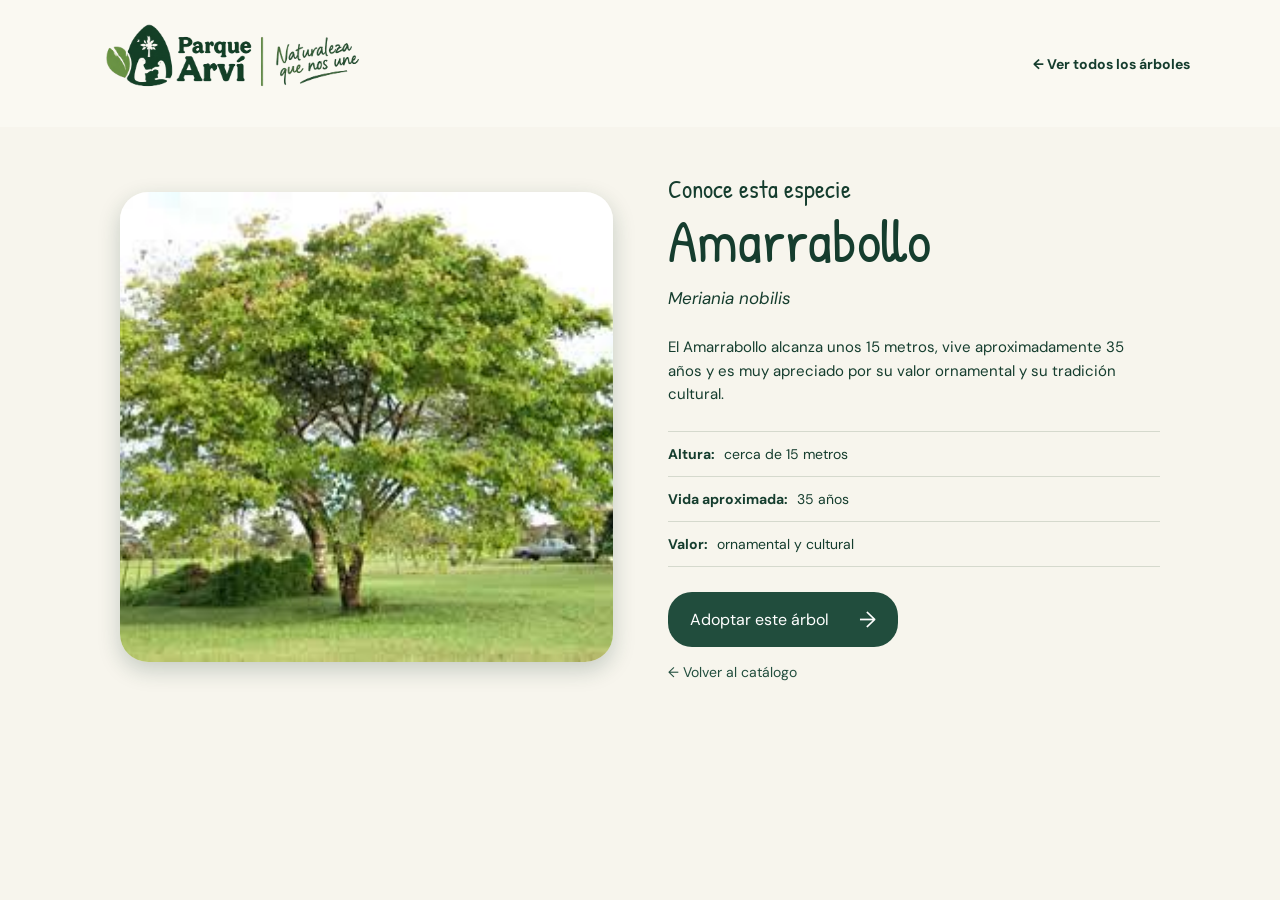
<file: src/pages/amarrabollo.html>
<!DOCTYPE html><html lang="es"><head><meta charset="UTF-8"><link rel="icon" href="../images/Logotipo.png" type="image/png"><meta name="viewport" content="width=device-width, initial-scale=1.0"><title>Amarrabollo | Parque Arví</title><link rel="stylesheet" href="tree-page.css"></head><body><header class="tree-header"><a href="../../index.html"><img src="../images/img_header.png" alt="Parque Arví"></a><a href="../../index.html#arboles">← Ver todos los árboles</a></header><main class="detail"><div class="detail-image" style="background-image:url('../images/Amarrabollo.jpg')"></div><section class="detail-copy"><p class="eyebrow">Conoce esta especie</p><h1>Amarrabollo</h1><p class="scientific"><i>Meriania nobilis</i></p><p>El Amarrabollo alcanza unos 15 metros, vive aproximadamente 35 años y es muy apreciado por su valor ornamental y su tradición cultural.</p><ul class="facts"><li><strong>Altura:</strong> cerca de 15 metros</li><li><strong>Vida aproximada:</strong> 35 años</li><li><strong>Valor:</strong> ornamental y cultural</li></ul><a class="adopt-button" href="../../form.html">Adoptar este árbol <span>→</span></a><br><a class="back-link" href="../../index.html#arboles">← Volver al catálogo</a></section></main></body></html>
</file>
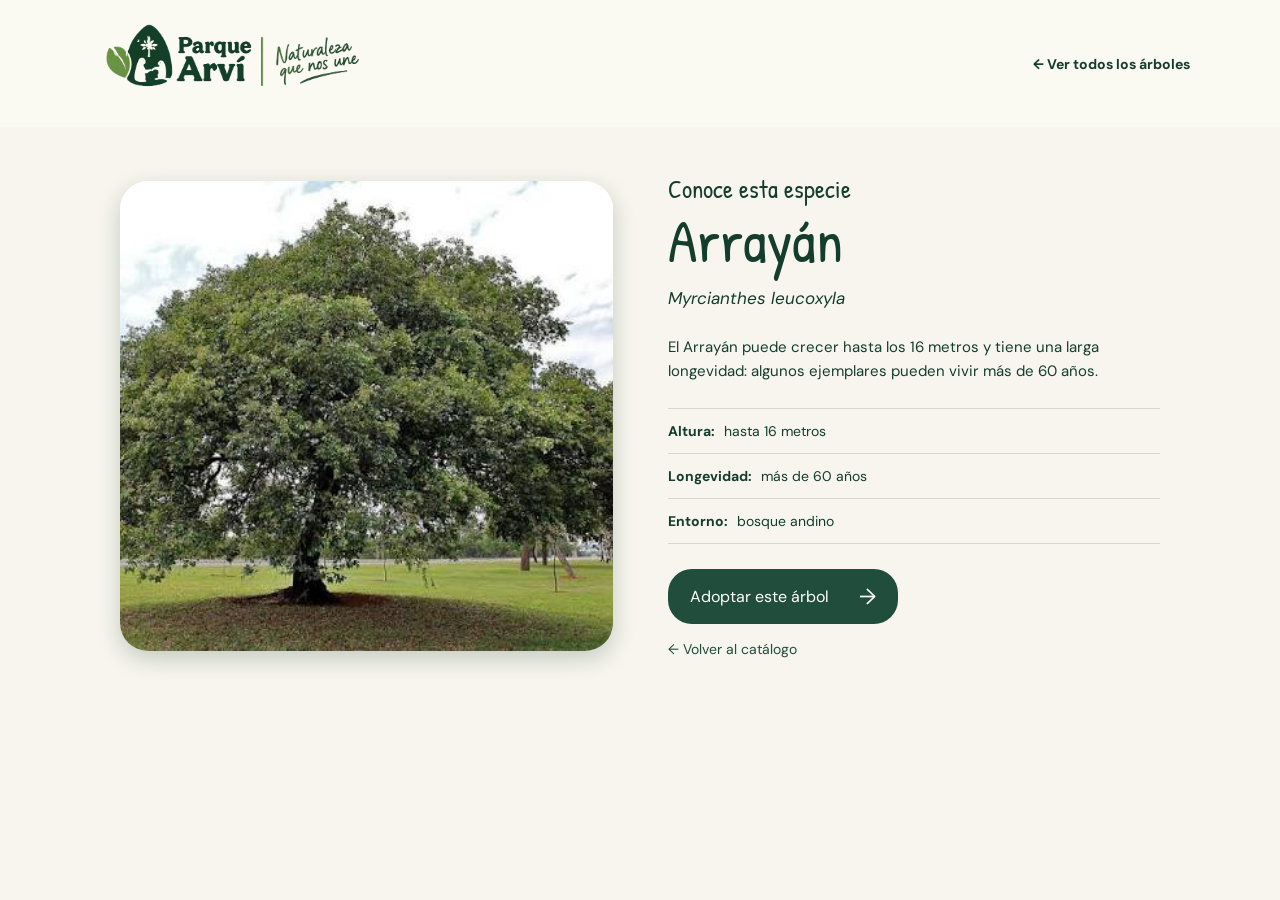
<file: src/pages/arrayan.html>
<!DOCTYPE html><html lang="es"><head><meta charset="UTF-8"><link rel="icon" href="../images/Logotipo.png" type="image/png"><meta name="viewport" content="width=device-width, initial-scale=1.0"><title>Arrayán | Parque Arví</title><link rel="stylesheet" href="tree-page.css"></head><body><header class="tree-header"><a href="../../index.html"><img src="../images/img_header.png" alt="Parque Arví"></a><a href="../../index.html#arboles">← Ver todos los árboles</a></header><main class="detail"><div class="detail-image" style="background-image:url('../images/Arrayán.jpg')"></div><section class="detail-copy"><p class="eyebrow">Conoce esta especie</p><h1>Arrayán</h1><p class="scientific"><i>Myrcianthes leucoxyla</i></p><p>El Arrayán puede crecer hasta los 16 metros y tiene una larga longevidad: algunos ejemplares pueden vivir más de 60 años.</p><ul class="facts"><li><strong>Altura:</strong> hasta 16 metros</li><li><strong>Longevidad:</strong> más de 60 años</li><li><strong>Entorno:</strong> bosque andino</li></ul><a class="adopt-button" href="../../form.html">Adoptar este árbol <span>→</span></a><br><a class="back-link" href="../../index.html#arboles">← Volver al catálogo</a></section></main></body></html>
</file>
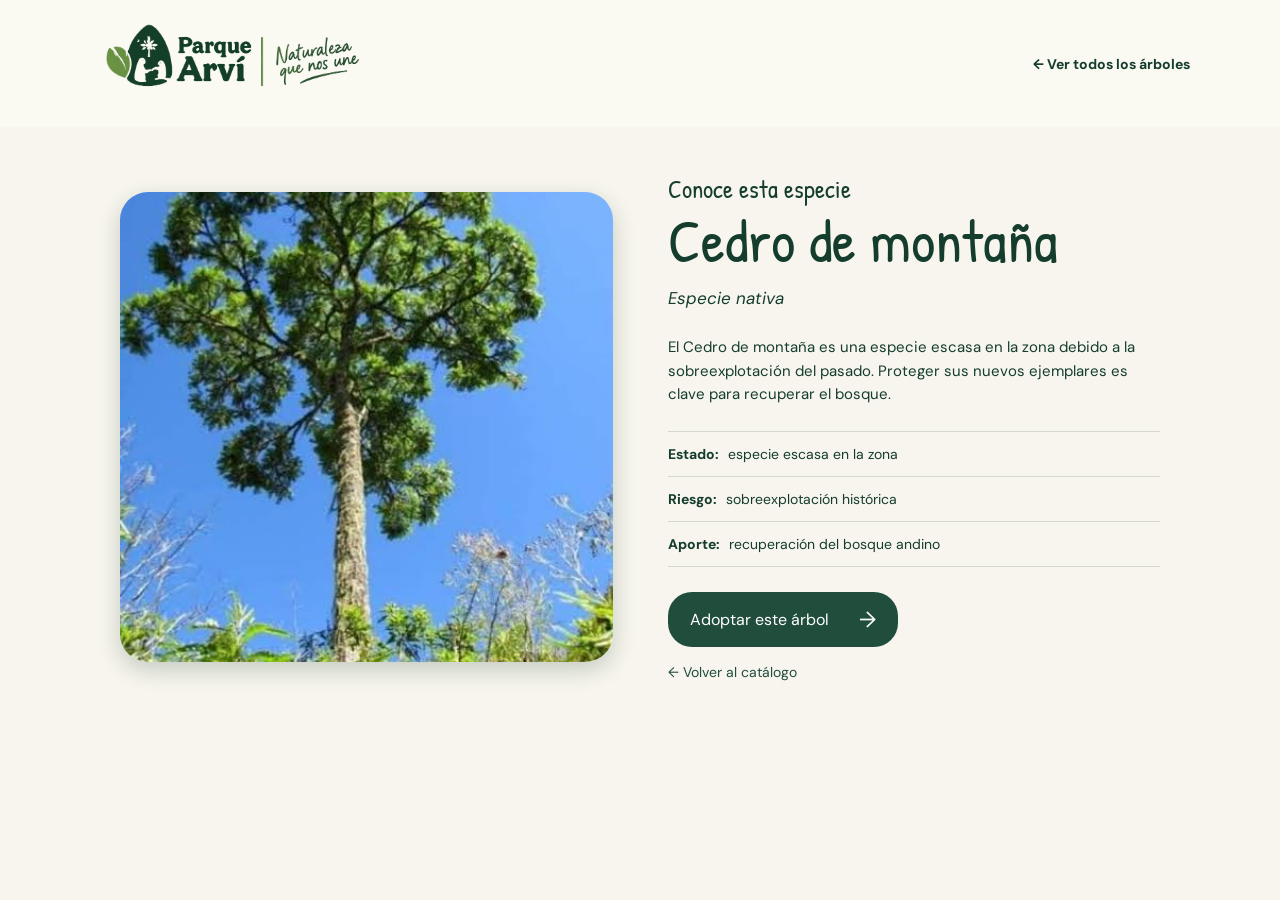
<file: src/pages/cedro_montana.html>
<!DOCTYPE html><html lang="es"><head><meta charset="UTF-8"><link rel="icon" href="../images/Logotipo.png" type="image/png"><meta name="viewport" content="width=device-width, initial-scale=1.0"><title>Cedro de montaña | Parque Arví</title><link rel="stylesheet" href="tree-page.css"></head><body><header class="tree-header"><a href="../../index.html"><img src="../images/img_header.png" alt="Parque Arví"></a><a href="../../index.html#arboles">← Ver todos los árboles</a></header><main class="detail"><div class="detail-image" style="background-image:url('../images/Cedro.jpg')"></div><section class="detail-copy"><p class="eyebrow">Conoce esta especie</p><h1>Cedro de montaña</h1><p class="scientific"><i>Especie nativa</i></p><p>El Cedro de montaña es una especie escasa en la zona debido a la sobreexplotación del pasado. Proteger sus nuevos ejemplares es clave para recuperar el bosque.</p><ul class="facts"><li><strong>Estado:</strong> especie escasa en la zona</li><li><strong>Riesgo:</strong> sobreexplotación histórica</li><li><strong>Aporte:</strong> recuperación del bosque andino</li></ul><a class="adopt-button" href="../../form.html">Adoptar este árbol <span>→</span></a><br><a class="back-link" href="../../index.html#arboles">← Volver al catálogo</a></section></main></body></html>
</file>
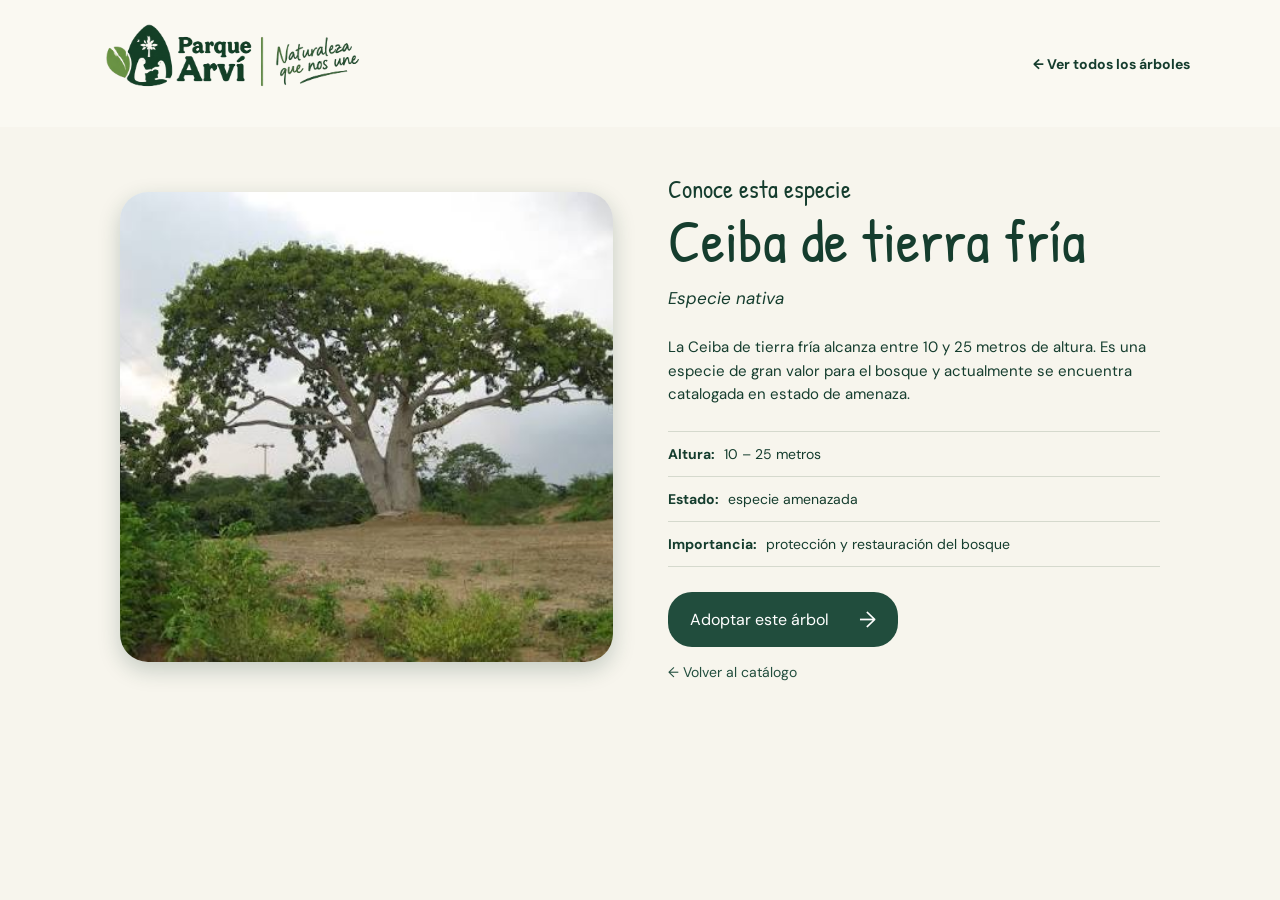
<file: src/pages/ceiba_tierra_fria.html>
<!DOCTYPE html><html lang="es"><head><meta charset="UTF-8"><link rel="icon" href="../images/Logotipo.png" type="image/png"><meta name="viewport" content="width=device-width, initial-scale=1.0"><title>Ceiba de tierra fría | Parque Arví</title><link rel="stylesheet" href="tree-page.css"></head><body><header class="tree-header"><a href="../../index.html"><img src="../images/img_header.png" alt="Parque Arví"></a><a href="../../index.html#arboles">← Ver todos los árboles</a></header><main class="detail"><div class="detail-image" style="background-image:url('../images/Ceiba.jpg')"></div><section class="detail-copy"><p class="eyebrow">Conoce esta especie</p><h1>Ceiba de tierra fría</h1><p class="scientific"><i>Especie nativa</i></p><p>La Ceiba de tierra fría alcanza entre 10 y 25 metros de altura. Es una especie de gran valor para el bosque y actualmente se encuentra catalogada en estado de amenaza.</p><ul class="facts"><li><strong>Altura:</strong> 10 – 25 metros</li><li><strong>Estado:</strong> especie amenazada</li><li><strong>Importancia:</strong> protección y restauración del bosque</li></ul><a class="adopt-button" href="../../form.html">Adoptar este árbol <span>→</span></a><br><a class="back-link" href="../../index.html#arboles">← Volver al catálogo</a></section></main></body></html>
</file>
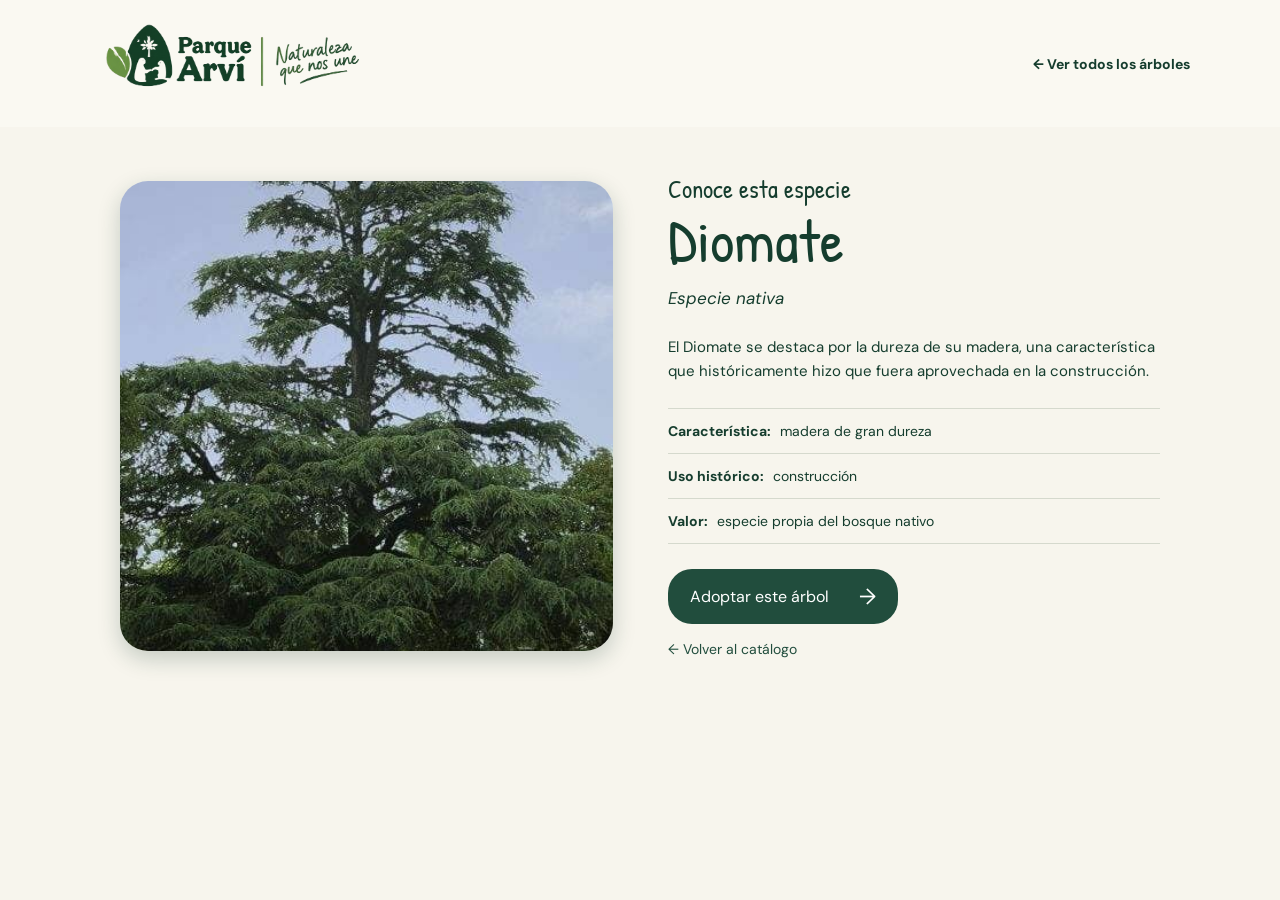
<file: src/pages/diomate.html>
<!DOCTYPE html><html lang="es"><head><meta charset="UTF-8"><link rel="icon" href="../images/Logotipo.png" type="image/png"><meta name="viewport" content="width=device-width, initial-scale=1.0"><title>Diomate | Parque Arví</title><link rel="stylesheet" href="tree-page.css"></head><body><header class="tree-header"><a href="../../index.html"><img src="../images/img_header.png" alt="Parque Arví"></a><a href="../../index.html#arboles">← Ver todos los árboles</a></header><main class="detail"><div class="detail-image" style="background-image:url('../images/Diomate.jpg')"></div><section class="detail-copy"><p class="eyebrow">Conoce esta especie</p><h1>Diomate</h1><p class="scientific"><i>Especie nativa</i></p><p>El Diomate se destaca por la dureza de su madera, una característica que históricamente hizo que fuera aprovechada en la construcción.</p><ul class="facts"><li><strong>Característica:</strong> madera de gran dureza</li><li><strong>Uso histórico:</strong> construcción</li><li><strong>Valor:</strong> especie propia del bosque nativo</li></ul><a class="adopt-button" href="../../form.html">Adoptar este árbol <span>→</span></a><br><a class="back-link" href="../../index.html#arboles">← Volver al catálogo</a></section></main></body></html>
</file>
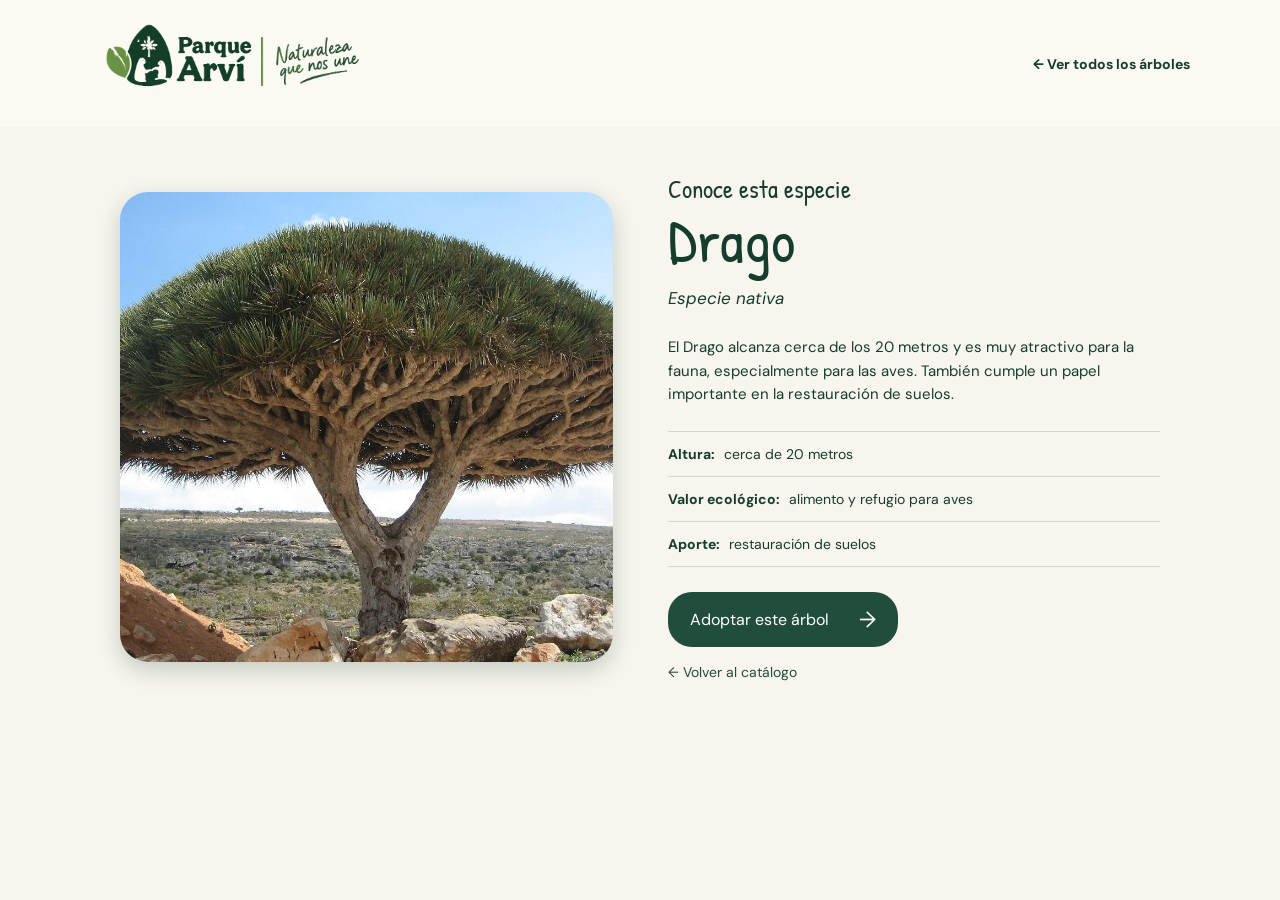
<file: src/pages/drago.html>
<!DOCTYPE html><html lang="es"><head><meta charset="UTF-8"><link rel="icon" href="../images/Logotipo.png" type="image/png"><meta name="viewport" content="width=device-width, initial-scale=1.0"><title>Drago | Parque Arví</title><link rel="stylesheet" href="tree-page.css"></head><body><header class="tree-header"><a href="../../index.html"><img src="../images/img_header.png" alt="Parque Arví"></a><a href="../../index.html#arboles">← Ver todos los árboles</a></header><main class="detail"><div class="detail-image" style="background-image:url('../images/Drago.jpg')"></div><section class="detail-copy"><p class="eyebrow">Conoce esta especie</p><h1>Drago</h1><p class="scientific"><i>Especie nativa</i></p><p>El Drago alcanza cerca de los 20 metros y es muy atractivo para la fauna, especialmente para las aves. También cumple un papel importante en la restauración de suelos.</p><ul class="facts"><li><strong>Altura:</strong> cerca de 20 metros</li><li><strong>Valor ecológico:</strong> alimento y refugio para aves</li><li><strong>Aporte:</strong> restauración de suelos</li></ul><a class="adopt-button" href="../../form.html">Adoptar este árbol <span>→</span></a><br><a class="back-link" href="../../index.html#arboles">← Volver al catálogo</a></section></main></body></html>
</file>
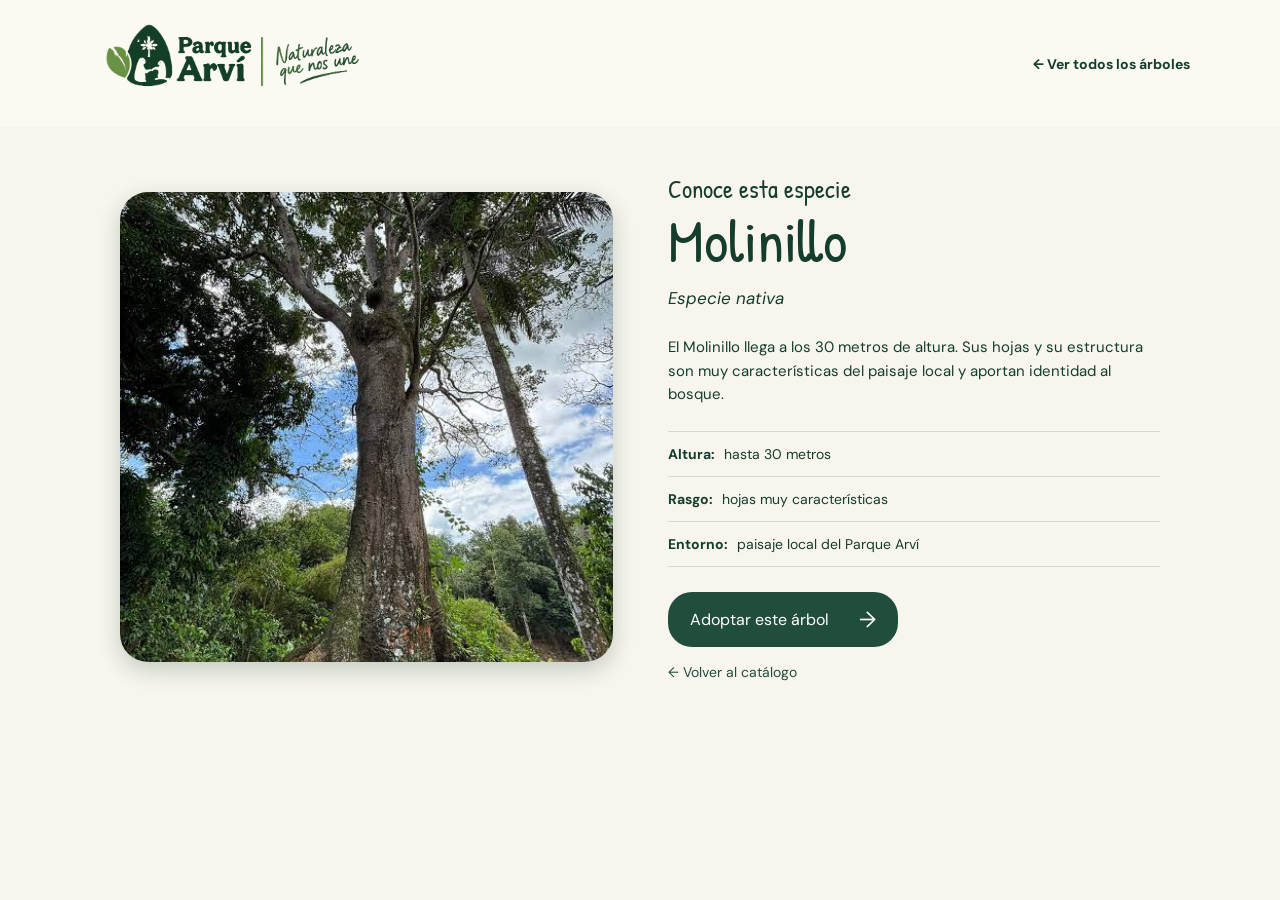
<file: src/pages/molinillo.html>
<!DOCTYPE html><html lang="es"><head><meta charset="UTF-8"><link rel="icon" href="../images/Logotipo.png" type="image/png"><meta name="viewport" content="width=device-width, initial-scale=1.0"><title>Molinillo | Parque Arví</title><link rel="stylesheet" href="tree-page.css"></head><body><header class="tree-header"><a href="../../index.html"><img src="../images/img_header.png" alt="Parque Arví"></a><a href="../../index.html#arboles">← Ver todos los árboles</a></header><main class="detail"><div class="detail-image" style="background-image:url('../images/Molinillo.jpg')"></div><section class="detail-copy"><p class="eyebrow">Conoce esta especie</p><h1>Molinillo</h1><p class="scientific"><i>Especie nativa</i></p><p>El Molinillo llega a los 30 metros de altura. Sus hojas y su estructura son muy características del paisaje local y aportan identidad al bosque.</p><ul class="facts"><li><strong>Altura:</strong> hasta 30 metros</li><li><strong>Rasgo:</strong> hojas muy características</li><li><strong>Entorno:</strong> paisaje local del Parque Arví</li></ul><a class="adopt-button" href="../../form.html">Adoptar este árbol <span>→</span></a><br><a class="back-link" href="../../index.html#arboles">← Volver al catálogo</a></section></main></body></html>
</file>
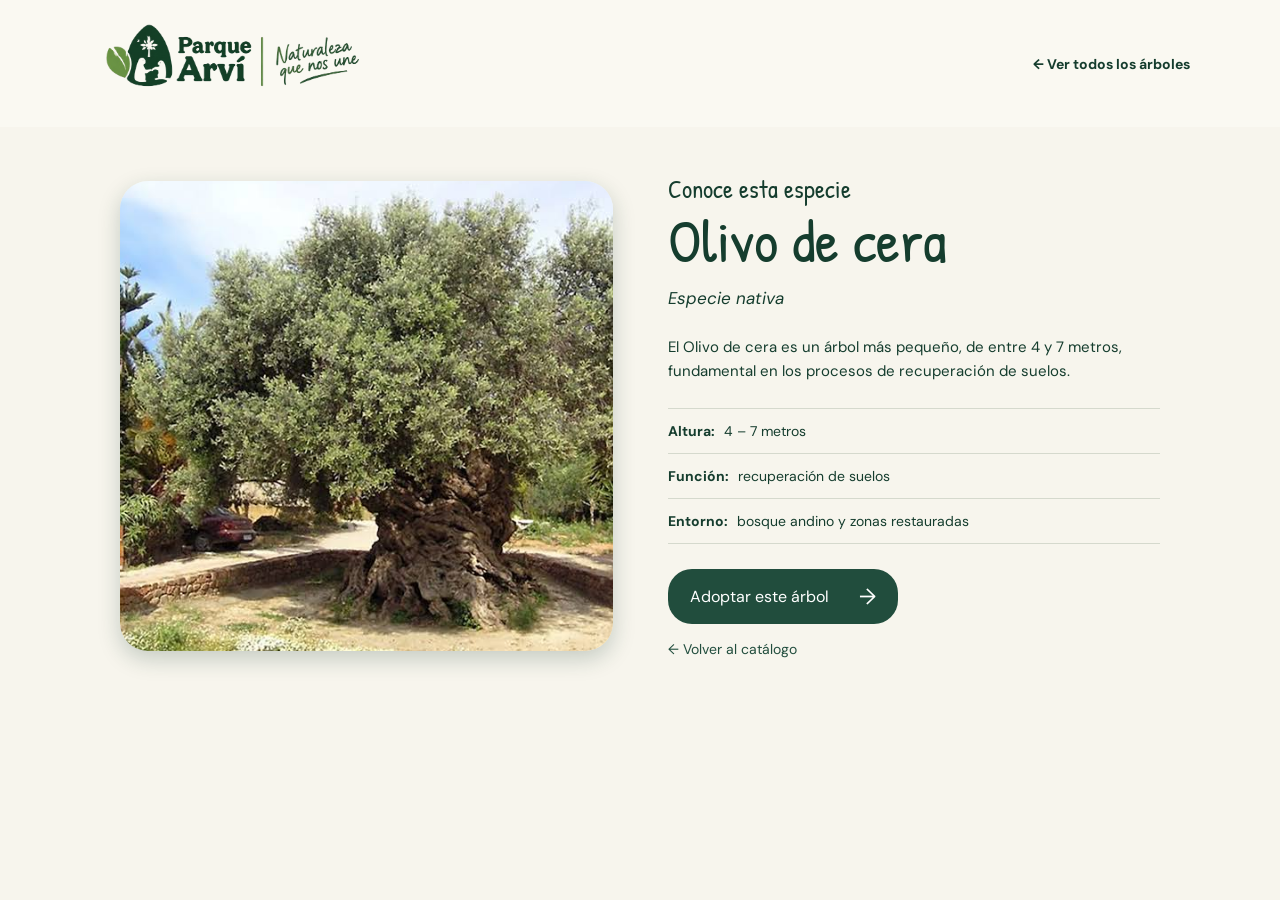
<file: src/pages/olivo_cera.html>
<!DOCTYPE html><html lang="es"><head><meta charset="UTF-8"><link rel="icon" href="../images/Logotipo.png" type="image/png"><meta name="viewport" content="width=device-width, initial-scale=1.0"><title>Olivo de cera | Parque Arví</title><link rel="stylesheet" href="tree-page.css"></head><body><header class="tree-header"><a href="../../index.html"><img src="../images/img_header.png" alt="Parque Arví"></a><a href="../../index.html#arboles">← Ver todos los árboles</a></header><main class="detail"><div class="detail-image" style="background-image:url('../images/Olivo.jpg')"></div><section class="detail-copy"><p class="eyebrow">Conoce esta especie</p><h1>Olivo de cera</h1><p class="scientific"><i>Especie nativa</i></p><p>El Olivo de cera es un árbol más pequeño, de entre 4 y 7 metros, fundamental en los procesos de recuperación de suelos.</p><ul class="facts"><li><strong>Altura:</strong> 4 – 7 metros</li><li><strong>Función:</strong> recuperación de suelos</li><li><strong>Entorno:</strong> bosque andino y zonas restauradas</li></ul><a class="adopt-button" href="../../form.html">Adoptar este árbol <span>→</span></a><br><a class="back-link" href="../../index.html#arboles">← Volver al catálogo</a></section></main></body></html>
</file>
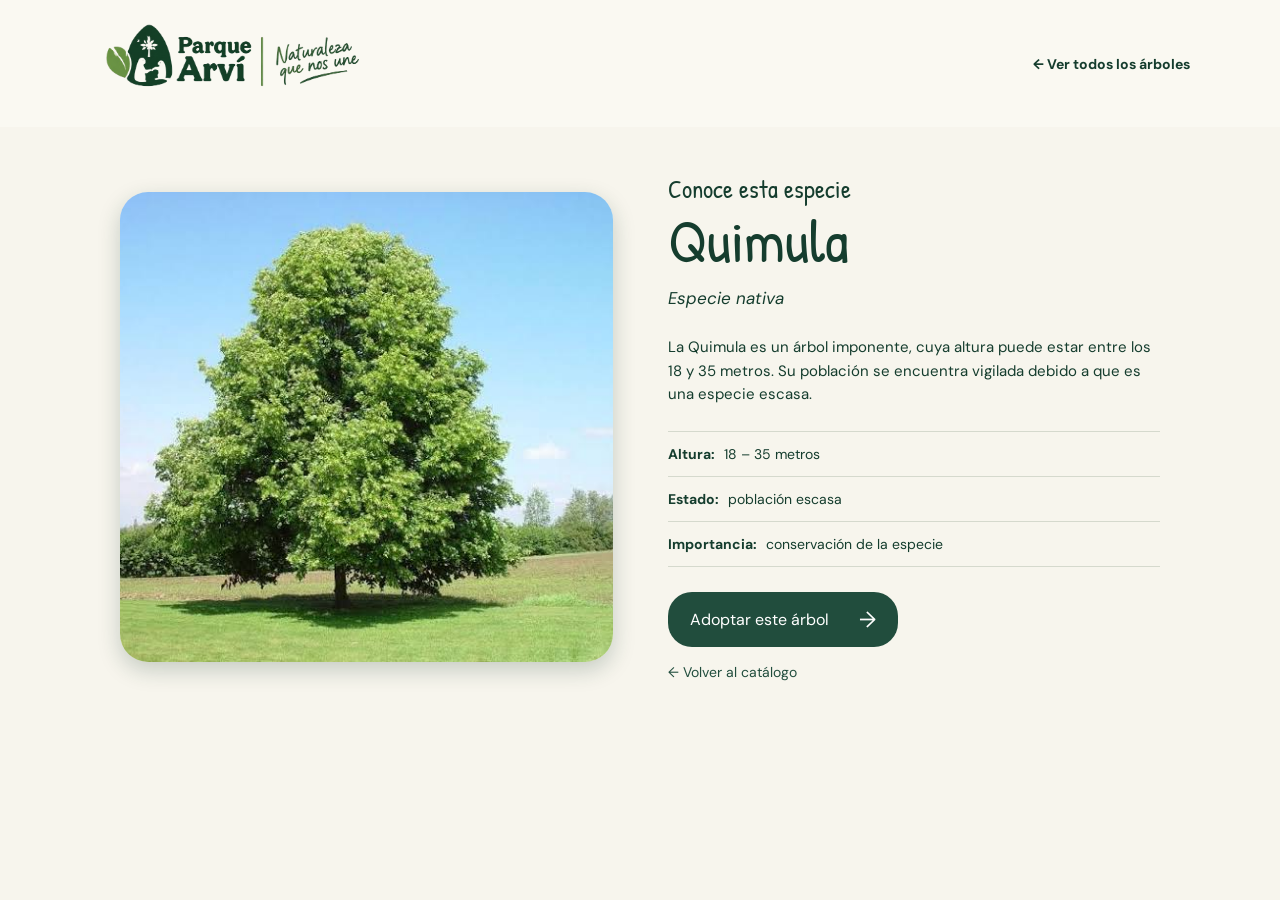
<file: src/pages/quimula.html>
<!DOCTYPE html><html lang="es"><head><meta charset="UTF-8"><link rel="icon" href="../images/Logotipo.png" type="image/png"><meta name="viewport" content="width=device-width, initial-scale=1.0"><title>Quimula | Parque Arví</title><link rel="stylesheet" href="tree-page.css"></head><body><header class="tree-header"><a href="../../index.html"><img src="../images/img_header.png" alt="Parque Arví"></a><a href="../../index.html#arboles">← Ver todos los árboles</a></header><main class="detail"><div class="detail-image" style="background-image:url('../images/Quimula.jpg')"></div><section class="detail-copy"><p class="eyebrow">Conoce esta especie</p><h1>Quimula</h1><p class="scientific"><i>Especie nativa</i></p><p>La Quimula es un árbol imponente, cuya altura puede estar entre los 18 y 35 metros. Su población se encuentra vigilada debido a que es una especie escasa.</p><ul class="facts"><li><strong>Altura:</strong> 18 – 35 metros</li><li><strong>Estado:</strong> población escasa</li><li><strong>Importancia:</strong> conservación de la especie</li></ul><a class="adopt-button" href="../../form.html">Adoptar este árbol <span>→</span></a><br><a class="back-link" href="../../index.html#arboles">← Volver al catálogo</a></section></main></body></html>
</file>
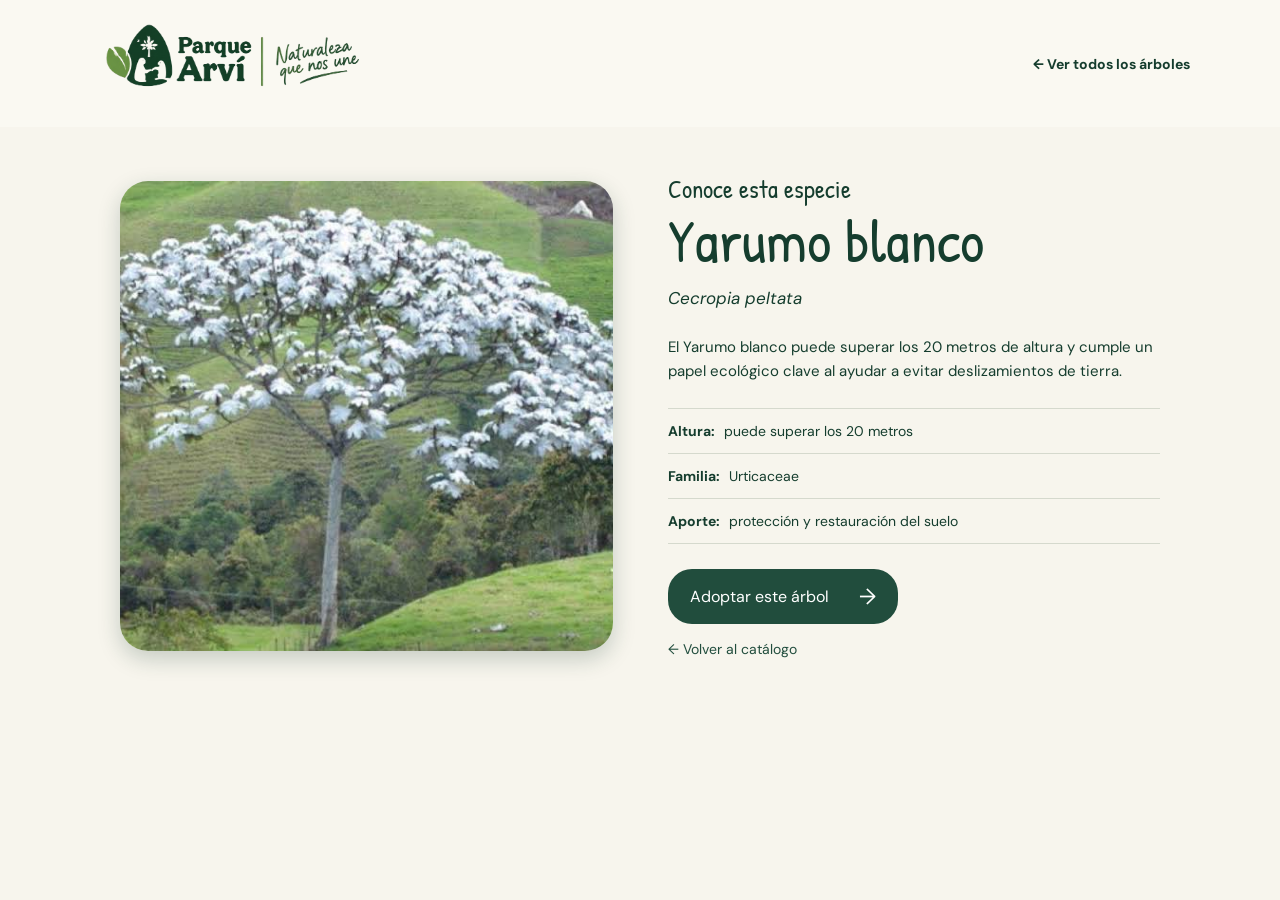
<file: src/pages/yarumo_blanco.html>
<!DOCTYPE html><html lang="es"><head><meta charset="UTF-8"><link rel="icon" href="../images/Logotipo.png" type="image/png"><meta name="viewport" content="width=device-width, initial-scale=1.0"><title>Yarumo blanco | Parque Arví</title><link rel="stylesheet" href="tree-page.css"></head><body><header class="tree-header"><a href="../../index.html"><img src="../images/img_header.png" alt="Parque Arví"></a><a href="../../index.html#arboles">← Ver todos los árboles</a></header><main class="detail"><div class="detail-image" style="background-image:url('../images/yarumo_blanco.jpg')"></div><section class="detail-copy"><p class="eyebrow">Conoce esta especie</p><h1>Yarumo blanco</h1><p class="scientific"><i>Cecropia peltata</i></p><p>El Yarumo blanco puede superar los 20 metros de altura y cumple un papel ecológico clave al ayudar a evitar deslizamientos de tierra.</p><ul class="facts"><li><strong>Altura:</strong> puede superar los 20 metros</li><li><strong>Familia:</strong> Urticaceae</li><li><strong>Aporte:</strong> protección y restauración del suelo</li></ul><a class="adopt-button" href="../../form.html">Adoptar este árbol <span>→</span></a><br><a class="back-link" href="../../index.html#arboles">← Volver al catálogo</a></section></main></body></html>
</file>
<file: src/pages/tree-page.css>
@import url('https://fonts.googleapis.com/css2?family=DM+Sans:wght@400;500;700&family=Patrick+Hand&display=swap');
:root { --ink:#153d2e; --cream:#f7f5ed; --green:#214d3d; }
* { box-sizing:border-box; }
body { margin:0; color:#17251f; background:var(--cream); font-family:'DM Sans',Arial,sans-serif; }
.tree-header { min-height:76px; padding:8px 7%; display:flex; align-items:center; justify-content:space-between; background:#faf9f2; }
.tree-header img { width:280px; }.tree-header a { color:var(--ink); text-decoration:none; font-size:14px; font-weight:700; }
.detail { max-width:1100px; margin:45px auto; padding:0 30px; display:grid; grid-template-columns:1fr 1fr; gap:55px; align-items:center; }
.detail-image { width:100%; height:470px; border-radius:28px; background-size:cover; background-position:center; box-shadow:0 8px 22px #193b2d38; }
.detail-copy { color:var(--ink); }.detail-copy .eyebrow { font:25px 'Patrick Hand',cursive; margin:0 0 7px; }.detail-copy h1 { font:60px/.9 'Patrick Hand',cursive; margin:0 0 18px; }.detail-copy .scientific { font-size:17px; margin-bottom:25px; }.detail-copy p { line-height:1.55; font-size:15px; }.facts { list-style:none; padding:0; margin:25px 0; border-top:1px solid #d5d9cd; }.facts li { padding:13px 0; border-bottom:1px solid #d5d9cd; font-size:14px; }.facts strong { margin-right:5px; }.adopt-button { display:inline-flex; align-items:center; gap:30px; color:#fff; background:var(--green); border-radius:24px; padding:13px 22px; text-decoration:none; }.adopt-button span { font-size:22px; }
.back-link { display:inline-block; margin-top:16px; color:var(--green); text-decoration:none; font-size:14px; }
@media (max-width:700px) { .tree-header { padding:10px 5%; }.tree-header img { width:220px; }.detail { grid-template-columns:1fr; margin:25px auto; gap:28px; padding:0 20px; }.detail-image { height:330px; }.detail-copy h1 { font-size:48px; } }
.adoption-form-page { min-height:calc(100vh - 76px); display:grid; place-items:center; padding:40px 20px; }
.adoption-form { width:min(100%, 500px); padding:38px; background:#fbfaf4; border:1px solid #d8d8ca; border-radius:24px; box-shadow:0 8px 22px #193b2d20; color:var(--ink); }
.adoption-form .eyebrow { font:25px 'Patrick Hand',cursive; margin:0 0 7px; }
.adoption-form h1 { font:52px/.95 'Patrick Hand',cursive; margin:0 0 12px; }
.adoption-form > p:not(.eyebrow) { line-height:1.5; margin-bottom:25px; }
.adoption-form label { display:block; margin:16px 0 7px; font-size:14px; font-weight:700; }
.adoption-form input { width:100%; padding:13px 14px; border:1px solid #c9d0c4; border-radius:10px; background:#fff; color:var(--ink); font:inherit; }
.adoption-form input:focus { outline:2px solid #9db8a4; border-color:var(--green); }
.form-button { border:0; cursor:pointer; font:inherit; margin-top:25px; width:100%; }
</file>
